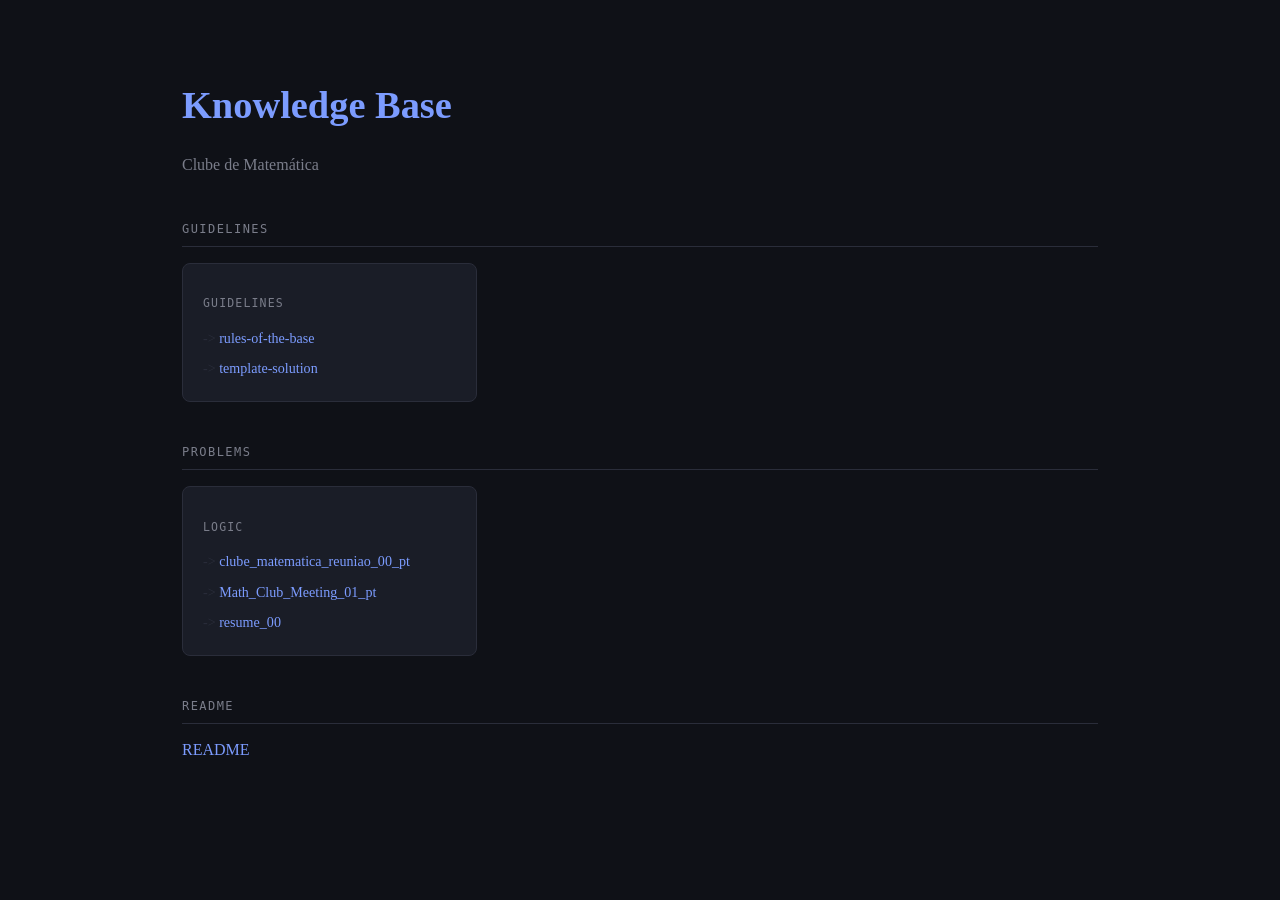
<file: docs/index.html>
<!DOCTYPE html>
<html lang="pt-BR">
<head>
<meta charset="utf-8">
<title>Knowledge Base — Clube de Matemática</title>
<link rel="stylesheet" href="style.css">
<style>
body{max-width:980px}
.hero h1{font-size:2.4rem;border:none;padding:0}
.hero p{color:var(--muted);margin:.25rem 0 0}
.sec{margin-top:2.5rem;font-size:.75rem;font-family:monospace;
     text-transform:uppercase;letter-spacing:.12em;
     color:var(--muted);border-bottom:1px solid var(--border);
     padding-bottom:.35rem}
.grid{display:grid;
      grid-template-columns:repeat(auto-fill,minmax(240px,1fr));
      gap:1rem;margin:1rem 0 0}
.card{background:var(--surface);border:1px solid var(--border);
      border-radius:8px;padding:1.1rem 1.25rem}
.card-t{font-size:.72rem;font-family:monospace;
        text-transform:uppercase;letter-spacing:.1em;
        color:var(--muted);margin-bottom:.6rem}
.card ul{list-style:none}
.card li{padding:.18rem 0;font-size:.88rem}
.card a::before{content:"-> ";color:var(--border)}
</style>
</head>
<body>
<div class="hero"><h1>Knowledge Base</h1><p>Clube de Matemática</p></div>
<p class="sec">guidelines</p><div class="grid"><div class="card">
<p class="card-t">guidelines</p><ul>
  <li><a href="guidelines/rules-of-the-base.html">rules-of-the-base</a></li>
  <li><a href="guidelines/template-solution.html">template-solution</a></li>
</ul></div></div>
<p class="sec">problems</p><div class="grid">
<div class="card"><p class="card-t">logic</p><ul>
  <li><a href="problems/logic/clube_matematica_reuniao_00_pt.html">clube_matematica_reuniao_00_pt</a></li>
  <li><a href="problems/logic/Math_Club_Meeting_01_pt.html">Math_Club_Meeting_01_pt</a></li>
  <li><a href="problems/logic/resume_00.html">resume_00</a></li>
</ul></div>
</div>
<p class="sec">readme</p><p><a href="README.html">README</a></p>
</body></html>
</file>
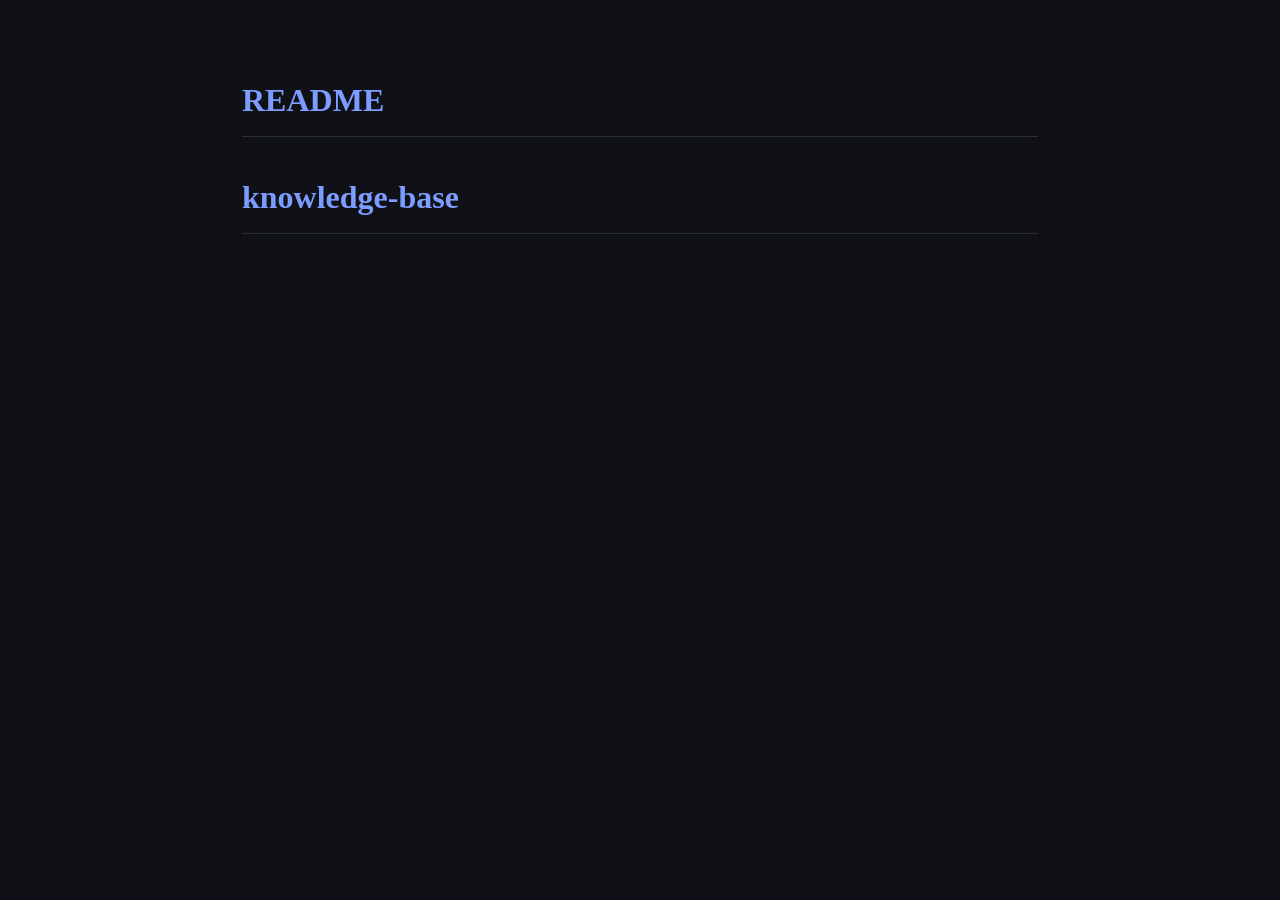
<file: docs/README.html>
<!DOCTYPE html>
<html xmlns="http://www.w3.org/1999/xhtml" lang="pt-BR" xml:lang="pt-BR">
<head>
  <meta charset="utf-8" />
  <meta name="generator" content="pandoc" />
  <meta name="viewport" content="width=device-width, initial-scale=1.0, user-scalable=yes" />
  <title>README</title>
  <style>
    code{white-space: pre-wrap;}
    span.smallcaps{font-variant: small-caps;}
    div.columns{display: flex; gap: min(4vw, 1.5em);}
    div.column{flex: auto; overflow-x: auto;}
    div.hanging-indent{margin-left: 1.5em; text-indent: -1.5em;}
    /* The extra [class] is a hack that increases specificity enough to
       override a similar rule in reveal.js */
    ul.task-list[class]{list-style: none;}
    ul.task-list li input[type="checkbox"] {
      font-size: inherit;
      width: 0.8em;
      margin: 0 0.8em 0.2em -1.6em;
      vertical-align: middle;
    }
    .display.math{display: block; text-align: center; margin: 0.5rem auto;}
  </style>
  <link rel="stylesheet" href="style.css" />
</head>
<body>
<header id="title-block-header">
<h1 class="title">README</h1>
</header>
<h1 id="knowledge-base">knowledge-base</h1>
</body>
</html>
</file>
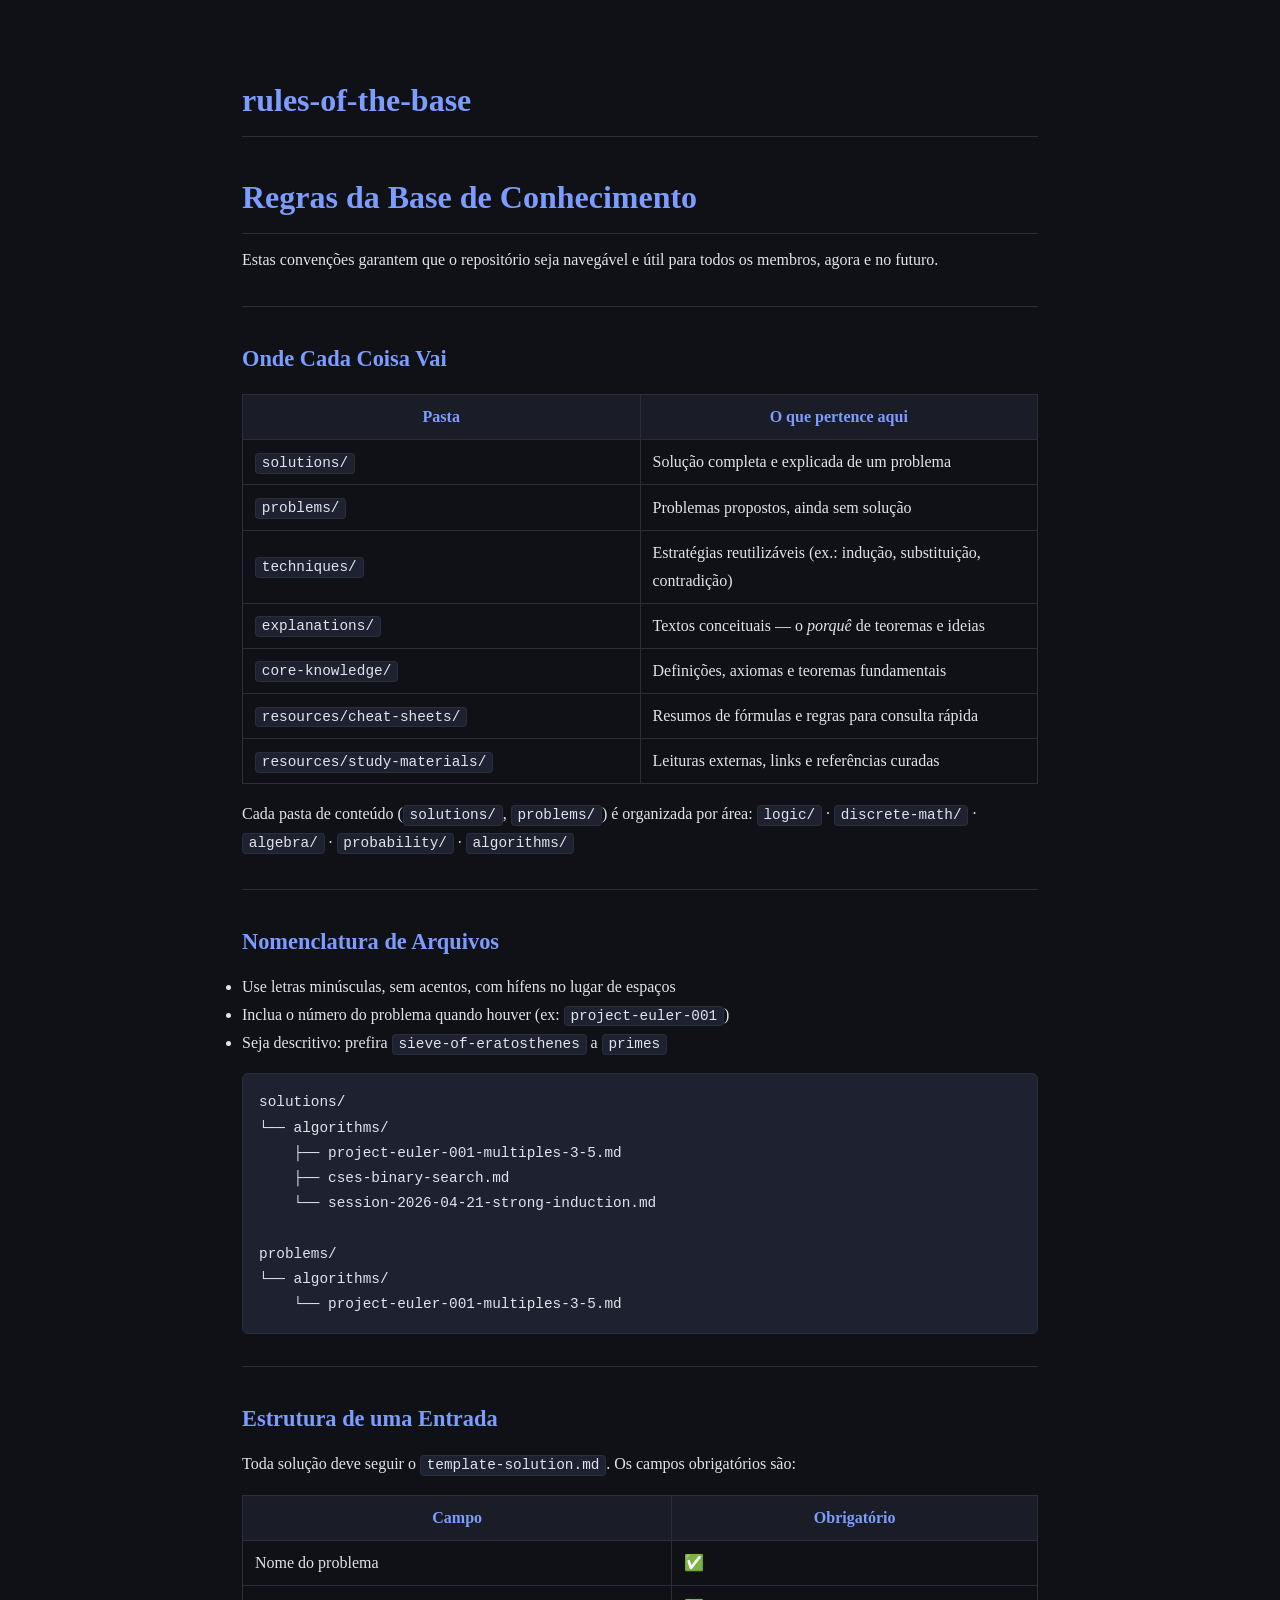
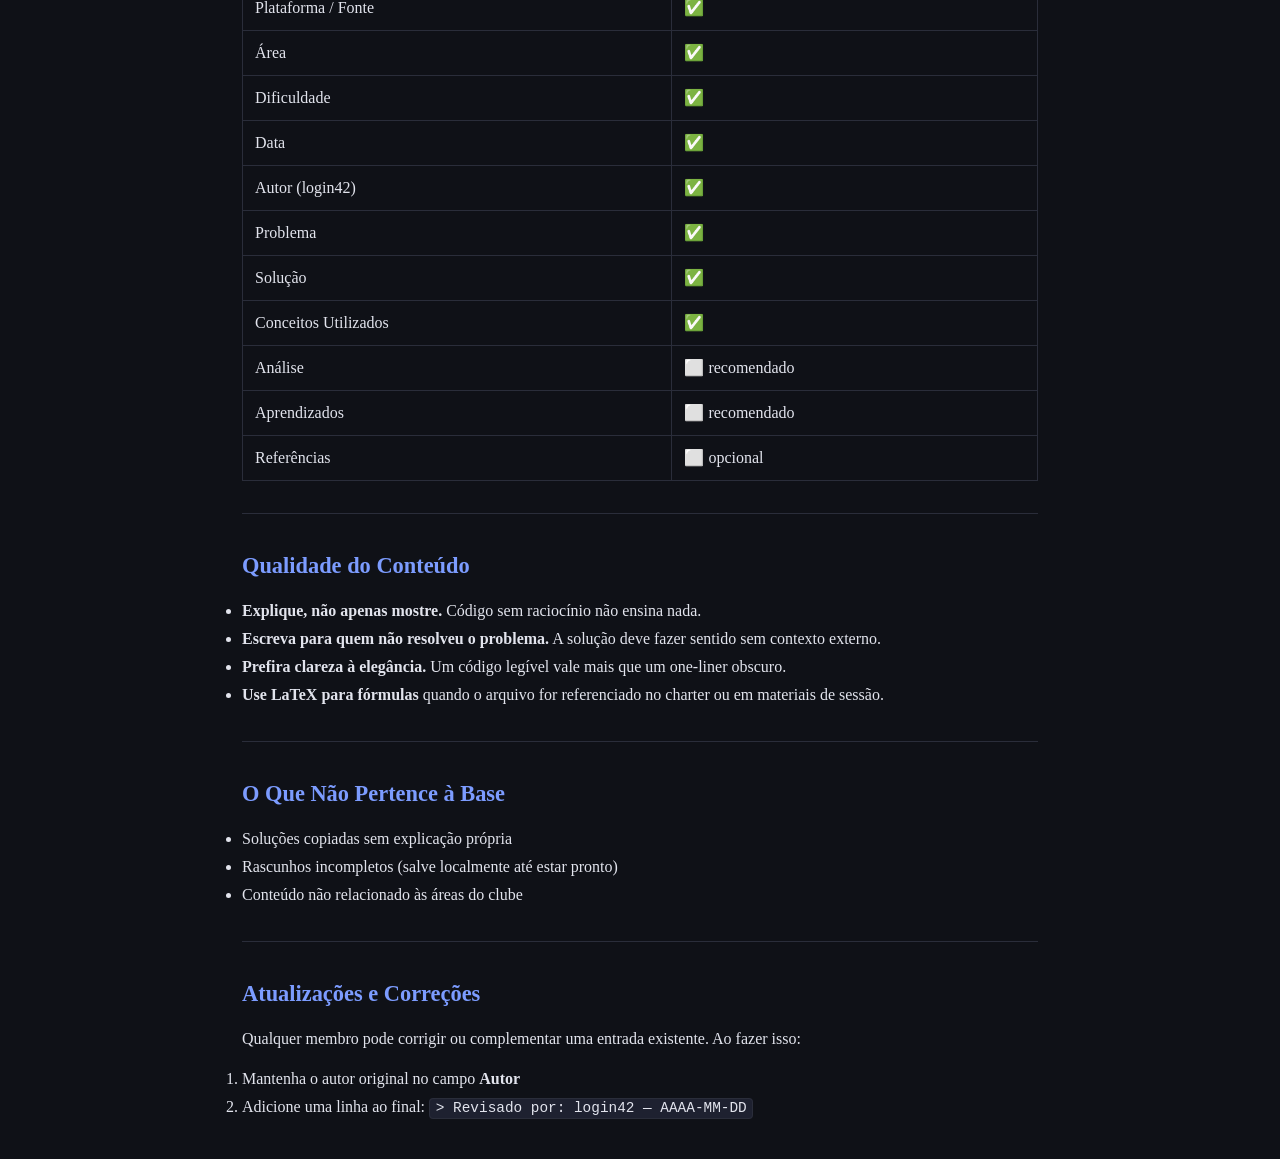
<file: docs/guidelines/rules-of-the-base.html>
<!DOCTYPE html>
<html xmlns="http://www.w3.org/1999/xhtml" lang="pt-BR" xml:lang="pt-BR">
<head>
  <meta charset="utf-8" />
  <meta name="generator" content="pandoc" />
  <meta name="viewport" content="width=device-width, initial-scale=1.0, user-scalable=yes" />
  <title>rules-of-the-base</title>
  <style>
    code{white-space: pre-wrap;}
    span.smallcaps{font-variant: small-caps;}
    div.columns{display: flex; gap: min(4vw, 1.5em);}
    div.column{flex: auto; overflow-x: auto;}
    div.hanging-indent{margin-left: 1.5em; text-indent: -1.5em;}
    /* The extra [class] is a hack that increases specificity enough to
       override a similar rule in reveal.js */
    ul.task-list[class]{list-style: none;}
    ul.task-list li input[type="checkbox"] {
      font-size: inherit;
      width: 0.8em;
      margin: 0 0.8em 0.2em -1.6em;
      vertical-align: middle;
    }
    .display.math{display: block; text-align: center; margin: 0.5rem auto;}
  </style>
  <link rel="stylesheet" href="../style.css" />
</head>
<body>
<header id="title-block-header">
<h1 class="title">rules-of-the-base</h1>
</header>
<h1 id="regras-da-base-de-conhecimento">Regras da Base de
Conhecimento</h1>
<p>Estas convenções garantem que o repositório seja navegável e útil
para todos os membros, agora e no futuro.</p>
<hr />
<h2 id="onde-cada-coisa-vai">Onde Cada Coisa Vai</h2>
<table>
<colgroup>
<col style="width: 50%" />
<col style="width: 50%" />
</colgroup>
<thead>
<tr class="header">
<th>Pasta</th>
<th>O que pertence aqui</th>
</tr>
</thead>
<tbody>
<tr class="odd">
<td><code>solutions/</code></td>
<td>Solução completa e explicada de um problema</td>
</tr>
<tr class="even">
<td><code>problems/</code></td>
<td>Problemas propostos, ainda sem solução</td>
</tr>
<tr class="odd">
<td><code>techniques/</code></td>
<td>Estratégias reutilizáveis (ex.: indução, substituição,
contradição)</td>
</tr>
<tr class="even">
<td><code>explanations/</code></td>
<td>Textos conceituais — o <em>porquê</em> de teoremas e ideias</td>
</tr>
<tr class="odd">
<td><code>core-knowledge/</code></td>
<td>Definições, axiomas e teoremas fundamentais</td>
</tr>
<tr class="even">
<td><code>resources/cheat-sheets/</code></td>
<td>Resumos de fórmulas e regras para consulta rápida</td>
</tr>
<tr class="odd">
<td><code>resources/study-materials/</code></td>
<td>Leituras externas, links e referências curadas</td>
</tr>
</tbody>
</table>
<p>Cada pasta de conteúdo (<code>solutions/</code>,
<code>problems/</code>) é organizada por área: <code>logic/</code> ·
<code>discrete-math/</code> · <code>algebra/</code> ·
<code>probability/</code> · <code>algorithms/</code></p>
<hr />
<h2 id="nomenclatura-de-arquivos">Nomenclatura de Arquivos</h2>
<ul>
<li>Use letras minúsculas, sem acentos, com hífens no lugar de
espaços</li>
<li>Inclua o número do problema quando houver (ex:
<code>project-euler-001</code>)</li>
<li>Seja descritivo: prefira <code>sieve-of-eratosthenes</code> a
<code>primes</code></li>
</ul>
<pre><code>solutions/
└── algorithms/
    ├── project-euler-001-multiples-3-5.md
    ├── cses-binary-search.md
    └── session-2026-04-21-strong-induction.md

problems/
└── algorithms/
    └── project-euler-001-multiples-3-5.md</code></pre>
<hr />
<h2 id="estrutura-de-uma-entrada">Estrutura de uma Entrada</h2>
<p>Toda solução deve seguir o <code>template-solution.md</code>. Os
campos obrigatórios são:</p>
<table>
<thead>
<tr class="header">
<th>Campo</th>
<th>Obrigatório</th>
</tr>
</thead>
<tbody>
<tr class="odd">
<td>Nome do problema</td>
<td>✅</td>
</tr>
<tr class="even">
<td>Plataforma / Fonte</td>
<td>✅</td>
</tr>
<tr class="odd">
<td>Área</td>
<td>✅</td>
</tr>
<tr class="even">
<td>Dificuldade</td>
<td>✅</td>
</tr>
<tr class="odd">
<td>Data</td>
<td>✅</td>
</tr>
<tr class="even">
<td>Autor (login42)</td>
<td>✅</td>
</tr>
<tr class="odd">
<td>Problema</td>
<td>✅</td>
</tr>
<tr class="even">
<td>Solução</td>
<td>✅</td>
</tr>
<tr class="odd">
<td>Conceitos Utilizados</td>
<td>✅</td>
</tr>
<tr class="even">
<td>Análise</td>
<td>⬜ recomendado</td>
</tr>
<tr class="odd">
<td>Aprendizados</td>
<td>⬜ recomendado</td>
</tr>
<tr class="even">
<td>Referências</td>
<td>⬜ opcional</td>
</tr>
</tbody>
</table>
<hr />
<h2 id="qualidade-do-conteúdo">Qualidade do Conteúdo</h2>
<ul>
<li><strong>Explique, não apenas mostre.</strong> Código sem raciocínio
não ensina nada.</li>
<li><strong>Escreva para quem não resolveu o problema.</strong> A
solução deve fazer sentido sem contexto externo.</li>
<li><strong>Prefira clareza à elegância.</strong> Um código legível vale
mais que um one-liner obscuro.</li>
<li><strong>Use LaTeX para fórmulas</strong> quando o arquivo for
referenciado no charter ou em materiais de sessão.</li>
</ul>
<hr />
<h2 id="o-que-não-pertence-à-base">O Que Não Pertence à Base</h2>
<ul>
<li>Soluções copiadas sem explicação própria</li>
<li>Rascunhos incompletos (salve localmente até estar pronto)</li>
<li>Conteúdo não relacionado às áreas do clube</li>
</ul>
<hr />
<h2 id="atualizações-e-correções">Atualizações e Correções</h2>
<p>Qualquer membro pode corrigir ou complementar uma entrada existente.
Ao fazer isso:</p>
<ol type="1">
<li>Mantenha o autor original no campo <strong>Autor</strong></li>
<li>Adicione uma linha ao final:
<code>&gt; Revisado por: login42 — AAAA-MM-DD</code></li>
</ol>
</body>
</html>
</file>
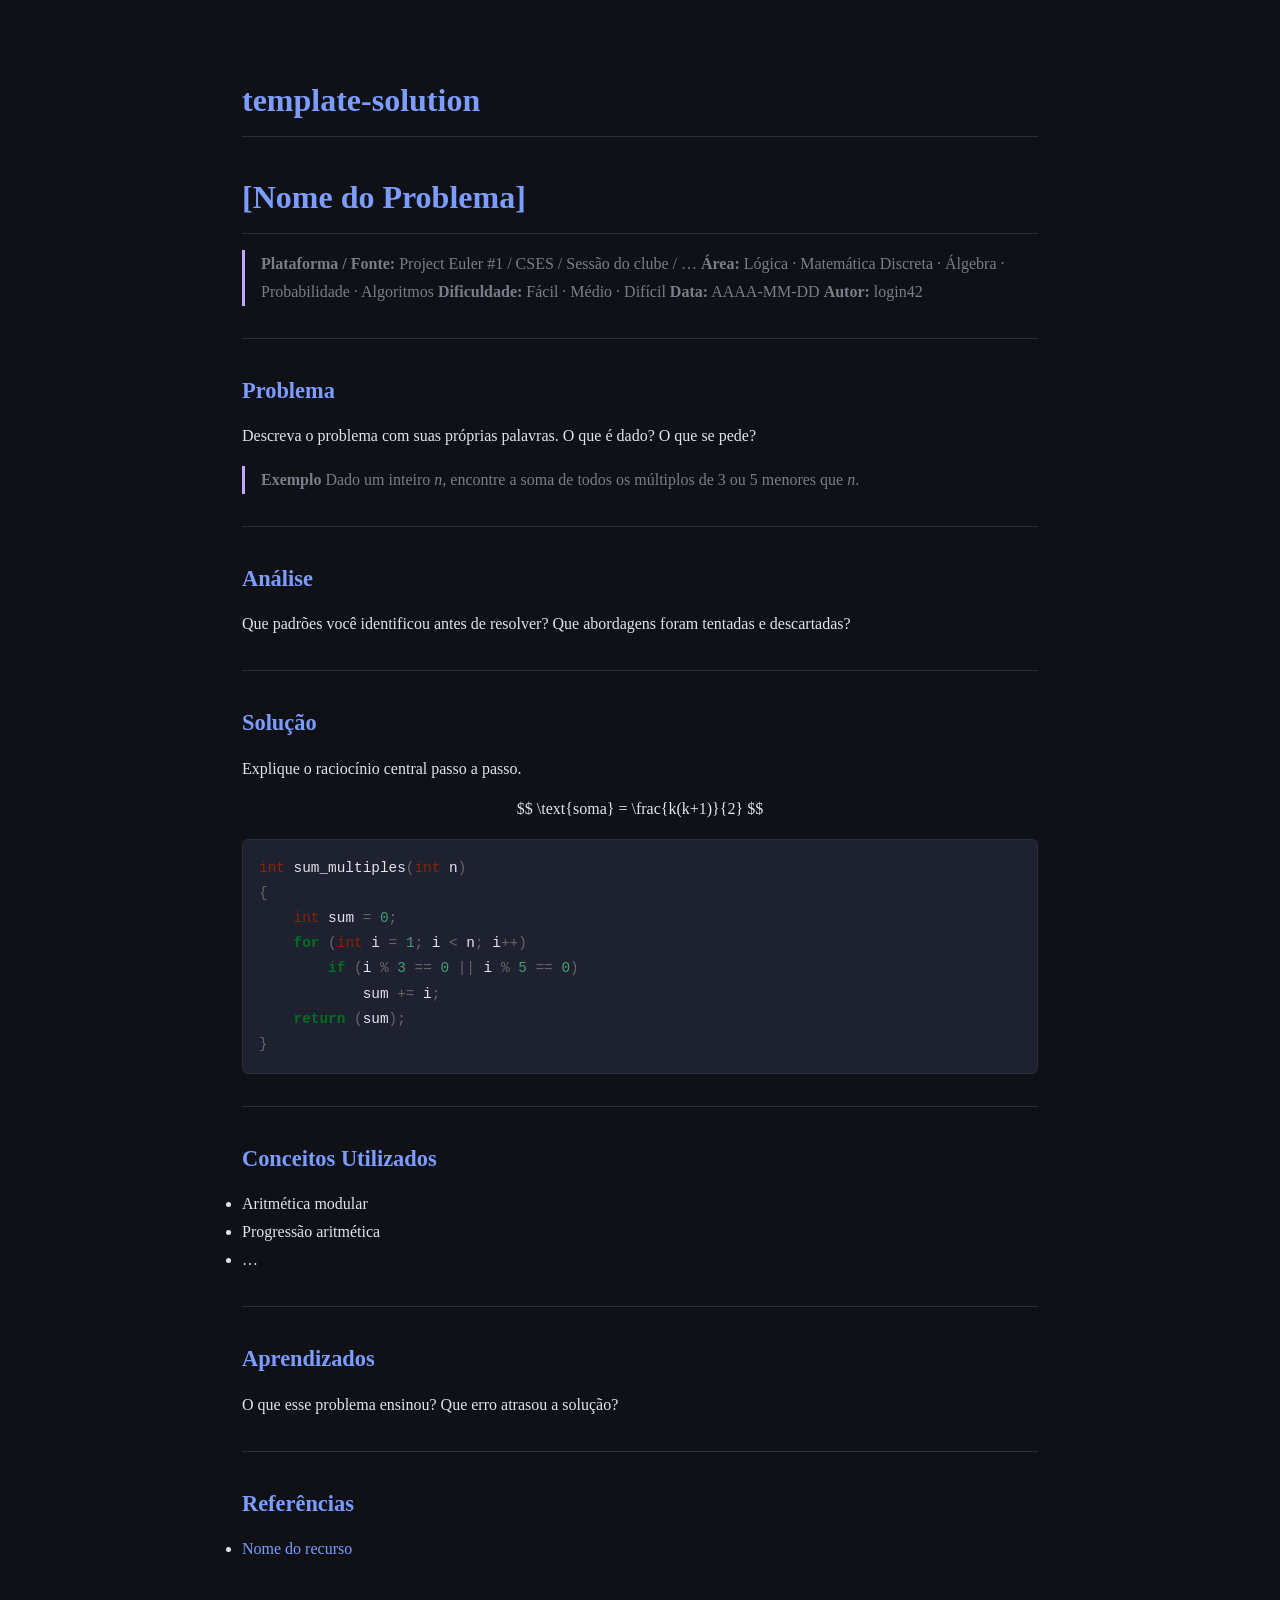
<file: docs/guidelines/template-solution.html>
<!DOCTYPE html>
<html xmlns="http://www.w3.org/1999/xhtml" lang="pt-BR" xml:lang="pt-BR">
<head>
  <meta charset="utf-8" />
  <meta name="generator" content="pandoc" />
  <meta name="viewport" content="width=device-width, initial-scale=1.0, user-scalable=yes" />
  <title>template-solution</title>
  <style>
    code{white-space: pre-wrap;}
    span.smallcaps{font-variant: small-caps;}
    div.columns{display: flex; gap: min(4vw, 1.5em);}
    div.column{flex: auto; overflow-x: auto;}
    div.hanging-indent{margin-left: 1.5em; text-indent: -1.5em;}
    /* The extra [class] is a hack that increases specificity enough to
       override a similar rule in reveal.js */
    ul.task-list[class]{list-style: none;}
    ul.task-list li input[type="checkbox"] {
      font-size: inherit;
      width: 0.8em;
      margin: 0 0.8em 0.2em -1.6em;
      vertical-align: middle;
    }
    .display.math{display: block; text-align: center; margin: 0.5rem auto;}
    /* CSS for syntax highlighting */
    pre > code.sourceCode { white-space: pre; position: relative; }
    pre > code.sourceCode > span { line-height: 1.25; }
    pre > code.sourceCode > span:empty { height: 1.2em; }
    .sourceCode { overflow: visible; }
    code.sourceCode > span { color: inherit; text-decoration: inherit; }
    div.sourceCode { margin: 1em 0; }
    pre.sourceCode { margin: 0; }
    @media screen {
    div.sourceCode { overflow: auto; }
    }
    @media print {
    pre > code.sourceCode { white-space: pre-wrap; }
    pre > code.sourceCode > span { display: inline-block; text-indent: -5em; padding-left: 5em; }
    }
    pre.numberSource code
      { counter-reset: source-line 0; }
    pre.numberSource code > span
      { position: relative; left: -4em; counter-increment: source-line; }
    pre.numberSource code > span > a:first-child::before
      { content: counter(source-line);
        position: relative; left: -1em; text-align: right; vertical-align: baseline;
        border: none; display: inline-block;
        -webkit-touch-callout: none; -webkit-user-select: none;
        -khtml-user-select: none; -moz-user-select: none;
        -ms-user-select: none; user-select: none;
        padding: 0 4px; width: 4em;
        color: #aaaaaa;
      }
    pre.numberSource { margin-left: 3em; border-left: 1px solid #aaaaaa;  padding-left: 4px; }
    div.sourceCode
      {   }
    @media screen {
    pre > code.sourceCode > span > a:first-child::before { text-decoration: underline; }
    }
    code span.al { color: #ff0000; font-weight: bold; } /* Alert */
    code span.an { color: #60a0b0; font-weight: bold; font-style: italic; } /* Annotation */
    code span.at { color: #7d9029; } /* Attribute */
    code span.bn { color: #40a070; } /* BaseN */
    code span.bu { color: #008000; } /* BuiltIn */
    code span.cf { color: #007020; font-weight: bold; } /* ControlFlow */
    code span.ch { color: #4070a0; } /* Char */
    code span.cn { color: #880000; } /* Constant */
    code span.co { color: #60a0b0; font-style: italic; } /* Comment */
    code span.cv { color: #60a0b0; font-weight: bold; font-style: italic; } /* CommentVar */
    code span.do { color: #ba2121; font-style: italic; } /* Documentation */
    code span.dt { color: #902000; } /* DataType */
    code span.dv { color: #40a070; } /* DecVal */
    code span.er { color: #ff0000; font-weight: bold; } /* Error */
    code span.ex { } /* Extension */
    code span.fl { color: #40a070; } /* Float */
    code span.fu { color: #06287e; } /* Function */
    code span.im { color: #008000; font-weight: bold; } /* Import */
    code span.in { color: #60a0b0; font-weight: bold; font-style: italic; } /* Information */
    code span.kw { color: #007020; font-weight: bold; } /* Keyword */
    code span.op { color: #666666; } /* Operator */
    code span.ot { color: #007020; } /* Other */
    code span.pp { color: #bc7a00; } /* Preprocessor */
    code span.sc { color: #4070a0; } /* SpecialChar */
    code span.ss { color: #bb6688; } /* SpecialString */
    code span.st { color: #4070a0; } /* String */
    code span.va { color: #19177c; } /* Variable */
    code span.vs { color: #4070a0; } /* VerbatimString */
    code span.wa { color: #60a0b0; font-weight: bold; font-style: italic; } /* Warning */
  </style>
  <link rel="stylesheet" href="../style.css" />
</head>
<body>
<header id="title-block-header">
<h1 class="title">template-solution</h1>
</header>
<h1 id="nome-do-problema">[Nome do Problema]</h1>
<blockquote>
<p><strong>Plataforma / Fonte:</strong> Project Euler #1 / CSES / Sessão
do clube / … <strong>Área:</strong> Lógica · Matemática Discreta ·
Álgebra · Probabilidade · Algoritmos <strong>Dificuldade:</strong> Fácil
· Médio · Difícil <strong>Data:</strong> AAAA-MM-DD
<strong>Autor:</strong> login42</p>
</blockquote>
<hr />
<h2 id="problema">Problema</h2>
<p>Descreva o problema com suas próprias palavras. O que é dado? O que
se pede?</p>
<blockquote>
<p><strong>Exemplo</strong> Dado um inteiro <span
class="math inline"><em>n</em></span>, encontre a soma de todos os
múltiplos de 3 ou 5 menores que <span
class="math inline"><em>n</em></span>.</p>
</blockquote>
<hr />
<h2 id="análise">Análise</h2>
<p>Que padrões você identificou antes de resolver? Que abordagens foram
tentadas e descartadas?</p>
<hr />
<h2 id="solução">Solução</h2>
<p>Explique o raciocínio central passo a passo.</p>
<p><span class="math display">$$
\text{soma} = \frac{k(k+1)}{2}
$$</span></p>
<div class="sourceCode" id="cb1"><pre class="sourceCode c"><code class="sourceCode c"><span id="cb1-1"><a href="#cb1-1" aria-hidden="true" tabindex="-1"></a><span class="dt">int</span> sum_multiples<span class="op">(</span><span class="dt">int</span> n<span class="op">)</span></span>
<span id="cb1-2"><a href="#cb1-2" aria-hidden="true" tabindex="-1"></a><span class="op">{</span></span>
<span id="cb1-3"><a href="#cb1-3" aria-hidden="true" tabindex="-1"></a>    <span class="dt">int</span> sum <span class="op">=</span> <span class="dv">0</span><span class="op">;</span></span>
<span id="cb1-4"><a href="#cb1-4" aria-hidden="true" tabindex="-1"></a>    <span class="cf">for</span> <span class="op">(</span><span class="dt">int</span> i <span class="op">=</span> <span class="dv">1</span><span class="op">;</span> i <span class="op">&lt;</span> n<span class="op">;</span> i<span class="op">++)</span></span>
<span id="cb1-5"><a href="#cb1-5" aria-hidden="true" tabindex="-1"></a>        <span class="cf">if</span> <span class="op">(</span>i <span class="op">%</span> <span class="dv">3</span> <span class="op">==</span> <span class="dv">0</span> <span class="op">||</span> i <span class="op">%</span> <span class="dv">5</span> <span class="op">==</span> <span class="dv">0</span><span class="op">)</span></span>
<span id="cb1-6"><a href="#cb1-6" aria-hidden="true" tabindex="-1"></a>            sum <span class="op">+=</span> i<span class="op">;</span></span>
<span id="cb1-7"><a href="#cb1-7" aria-hidden="true" tabindex="-1"></a>    <span class="cf">return</span> <span class="op">(</span>sum<span class="op">);</span></span>
<span id="cb1-8"><a href="#cb1-8" aria-hidden="true" tabindex="-1"></a><span class="op">}</span></span></code></pre></div>
<hr />
<h2 id="conceitos-utilizados">Conceitos Utilizados</h2>
<ul>
<li>Aritmética modular</li>
<li>Progressão aritmética</li>
<li>…</li>
</ul>
<hr />
<h2 id="aprendizados">Aprendizados</h2>
<p>O que esse problema ensinou? Que erro atrasou a solução?</p>
<hr />
<h2 id="referências">Referências</h2>
<ul>
<li><a href="https://...">Nome do recurso</a></li>
</ul>
</body>
</html>
</file>
<file: docs/style.css>
:root {
    --bg:      #0f1117;
    --surface: #1a1d27;
    --border:  #2a2d3a;
    --text:    #e2e4ed;
    --muted:   #7a7d8a;
    --accent:  #7c9cff;
    --math:    #c3a6ff;
    --code-bg: #1e2130;
}
* { box-sizing: border-box; margin: 0; padding: 0; }
body { font-family: Georgia, "Times New Roman", serif;
       background: var(--bg); color: var(--text);
       line-height: 1.75; max-width: 860px;
       margin: 0 auto; padding: 2.5rem 2rem; }
h1,h2,h3,h4 { font-family: "Palatino Linotype", Palatino, serif;
               color: var(--accent); margin: 2rem 0 .75rem; }
h1 { font-size: 2rem; border-bottom: 1px solid var(--border);
     padding-bottom: .5rem; }
h2 { font-size: 1.4rem; }
h3 { font-size: 1.15rem; color: var(--math); }
a  { color: var(--accent); text-decoration: none; }
a:hover { text-decoration: underline; }
p  { margin: .75rem 0; }
code { font-family: "Fira Code", Consolas, monospace;
       background: var(--code-bg); border: 1px solid var(--border);
       border-radius: 4px; padding: .1em .4em; font-size: .9em; }
pre  { background: var(--code-bg); border: 1px solid var(--border);
       border-radius: 6px; padding: 1rem;
       overflow-x: auto; margin: 1rem 0; }
pre code { border: none; background: none; padding: 0; }
blockquote { border-left: 3px solid var(--math);
             padding-left: 1rem; color: var(--muted); margin: 1rem 0; }
table { border-collapse: collapse; width: 100%; margin: 1rem 0; }
th    { background: var(--surface); color: var(--accent); }
th,td { border: 1px solid var(--border); padding: .5rem .75rem; }
hr    { border: none; border-top: 1px solid var(--border); margin: 2rem 0; }
</file>
